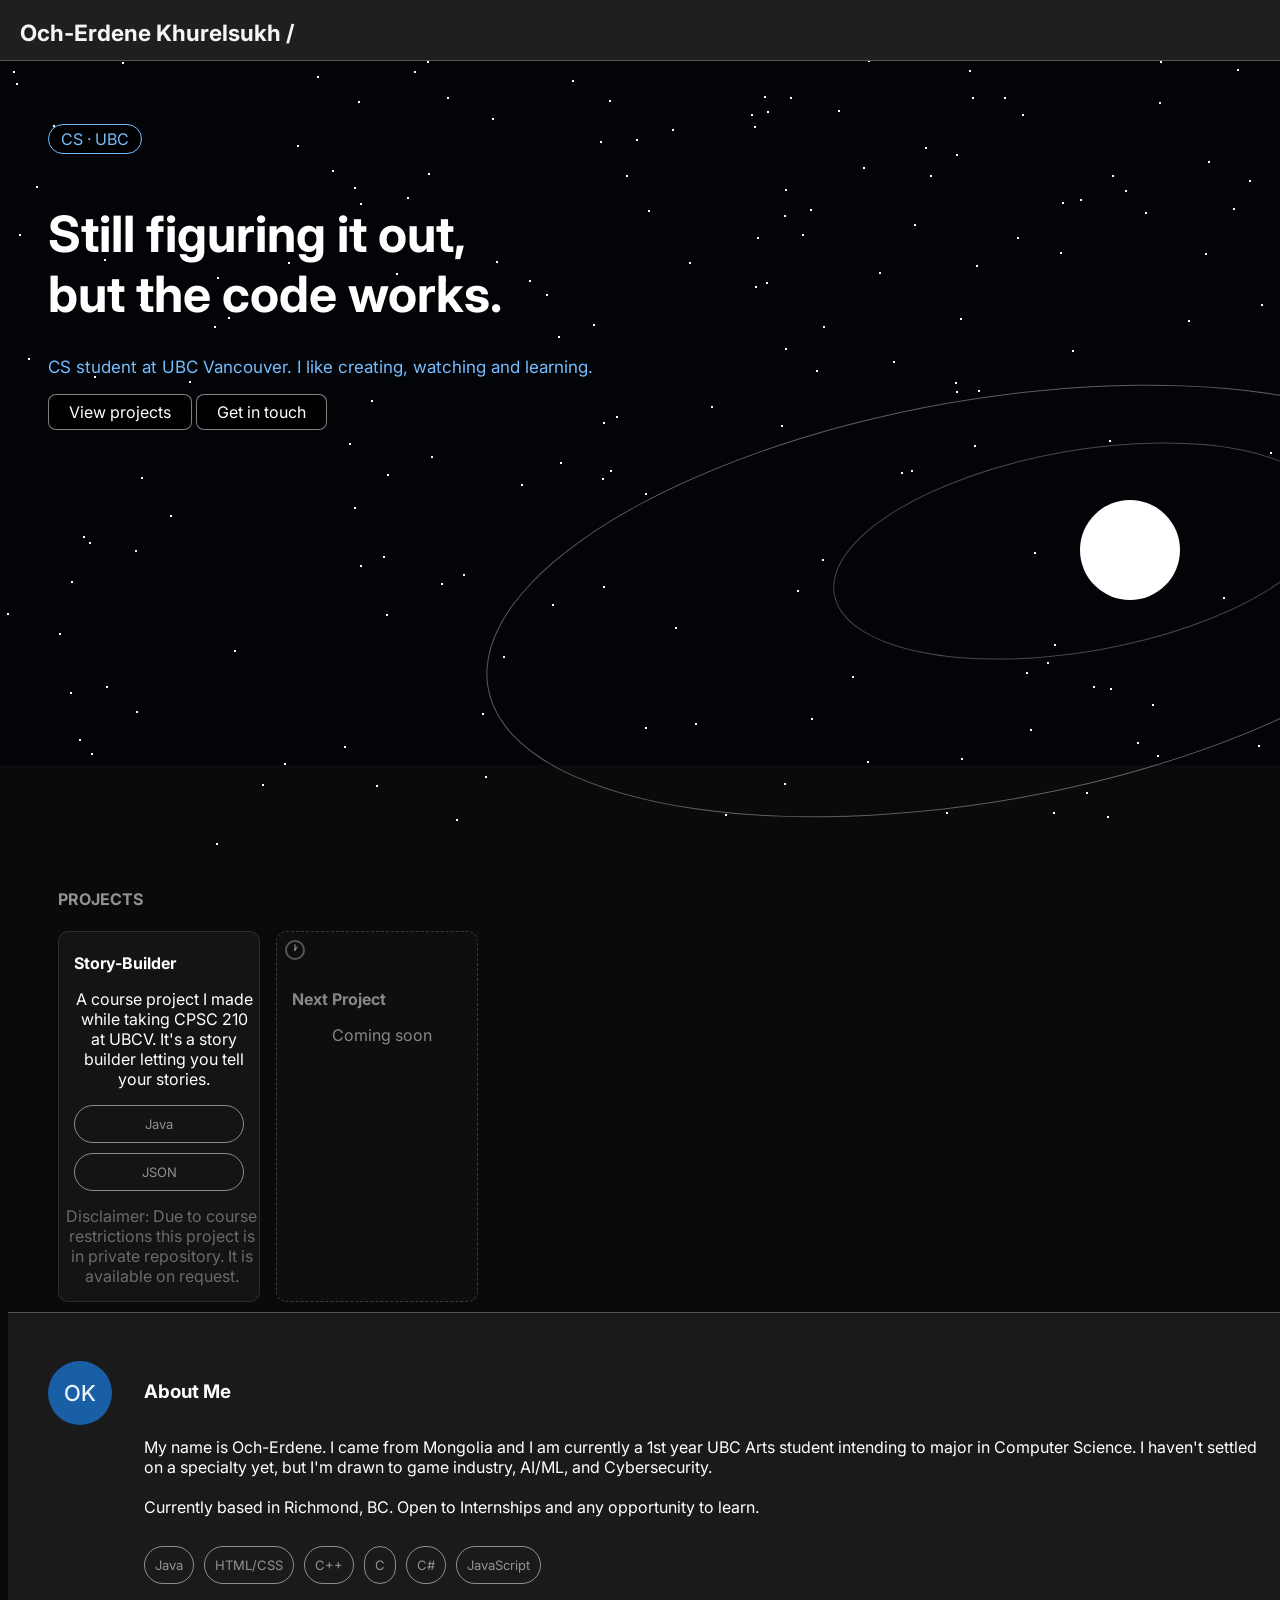
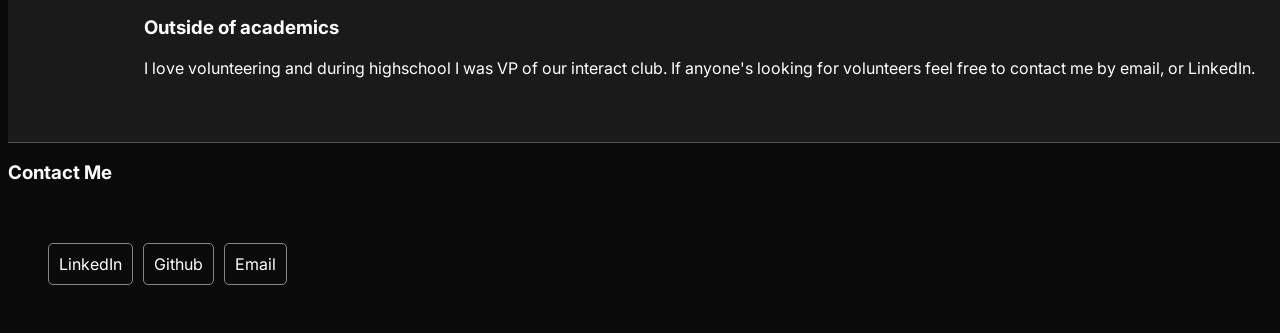
<file: index.html>
<html>    
    <head>
        <title>Och's Portfolio</title>

        <meta charset = "UTF-8">
        <meta name = "viewport" content="width = device-width, initial-scale = 1.0">
        <meta name = "description" content="Och's personal portfolio">
        
        <link rel = "stylesheet" href="css/style.css">
        <link rel = "icon" href = "favicon.ico">
        <link rel="preconnect" href="https://fonts.googleapis.com">
        <link rel="preconnect" href="https://fonts.gstatic.com" crossorigin>
        <link href="https://fonts.googleapis.com/css2?family=Inter:wght@400;500;600;700&display=swap" rel="stylesheet">
    </head>

    <body>
        <!-- Home -->
        <div style="width: 100%; height: 850px;">
            <!-- Stars in the background -->
            <div class="stars"></div>

            <div class = "sun">
                <div class = "ellipse"></div>
                <div class = "bigellipse"></div>
            </div>

            <!-- main content -->

            <div class = "bar">
                <h2 style="position: absolute; left: 20px; top: 0px;">Och-Erdene Khurelsukh /</h2>
            </div>
            
            <main class="content" id = "Home">

                <p class="cs">
                    CS · UBC
                </p>

                <h1 style="font-size: 50px;">
                    Still figuring it out,<br> 
                    but the code works.
                </h1>

                <p style="color: rgb(118, 189, 255); font-size: 17px;">
                    CS student at UBC Vancouver. I like creating, watching and learning.
                </p>

                <a href="#Projects">
                    View projects
                </a>
                <a href="#Contacts">
                    Get in touch
                </a>
            </main>
        </div>

        <!--Projects-->
        <div id="Projects" style="
            padding: 10px 50px;
            color: rgb(146, 146, 146);">
            <h4>PROJECTS</h4>
            <div class="projects-grid">
                <a class="project" href="https://github.com/OchErdene/Story-builder">
                    <h4>Story-Builder</h4>
                    <p>
                        A course project I made while taking CPSC 210 at UBCV. It's a story builder letting you tell your stories.
                    </p>
                    <div class="skills">
                        <p>Java</p>
                        <p>JSON</p>
                    </div>
                    <div class="disclaimer">
                        Disclaimer: Due to course restrictions this project is in private repository. It is available on request.
                    </div>
                </a>
                <div class="coming-soon-project">
                    <div style="
                        width: 36px; 
                        height: 36px; 
                        border-radius: 8px;
                        display: flex; 
                        align-items: center; 
                        justify-content: center;
                        color: rgba(255, 255, 255, 0.3);">
                        
                        <svg xmlns="http://www.w3.org/2000/svg" width="24" height="24" viewBox="0 0 24 24" fill="none" stroke="currentColor" stroke-width="2" stroke-linecap="round" stroke-linejoin="round" class="icon icon-tabler icons-tabler-outline icon-tabler-clock-hour-1">
                            <path stroke="none" d="M0 0h24v24H0z" fill="none" />
                            <path d="M3 12a9 9 0 1 0 18 0a9 9 0 1 0 -18 0" />
                            <path d="M12 7v5" />
                            <path d="M12 12l2 -3" />
                        </svg>
                    </div>
                    <h4>Next Project</h4>
                    <p style="color: rgba(255, 255, 255, 0.5);">
                        Coming soon
                    </p>
                </div>
            </div>
        </div>

        <!--About Me-->
        <div class="about-me">
            <div class="avatar">
                    OK
            </div>
            <div class="description">
                <h3>About Me</h3>
                <p> 
                    My name is Och-Erdene. 
                    I came from Mongolia and I am currently a 1st year UBC Arts student intending to major in Computer Science. 
                    I haven't settled on a specialty yet, but I'm drawn to game industry, AI/ML, and Cybersecurity. <br><br>
                    Currently based in Richmond, BC. Open to Internships and any opportunity to learn.
                </p>

                <div class="skills">
                    <p>Java</p>
                    <p>HTML/CSS</p>
                    <p>C++</p>
                    <p>C</p>
                    <p>C#</p>
                    <p>JavaScript</p>
                </div>
                <div class="outside">
                    <h3>Outside of academics</h3>
                    <p>
                        I love volunteering and during highschool I was VP of our interact club.
                        If anyone's looking for volunteers feel free to contact me by email, or LinkedIn.       
                    </p>
                </div>
            </div>
        </div>

        <!--Contact Info-->
        <div>
            <h3>Contact Me</h3>
            <div class="contacts" id="Contacts">
                <a href="https://linkedin.com/in/och-erdene"> LinkedIn</a>
                <a href="https://github.com/OchErdene"> Github</a>
                <a href="mailto:ocherdenekhurelsukh@gmail.com"> Email</a>
            </div>
        </div>

        <!-- Scripts -->
        <script src="js/functions.js"></script>

        <script>
            const style = document.createElement('style');
            style.innerHTML = `.stars::before { box-shadow: ${generateStars(300)}; }`;
            document.head.appendChild(style);
        </script>

    </body>

</html>
</file>
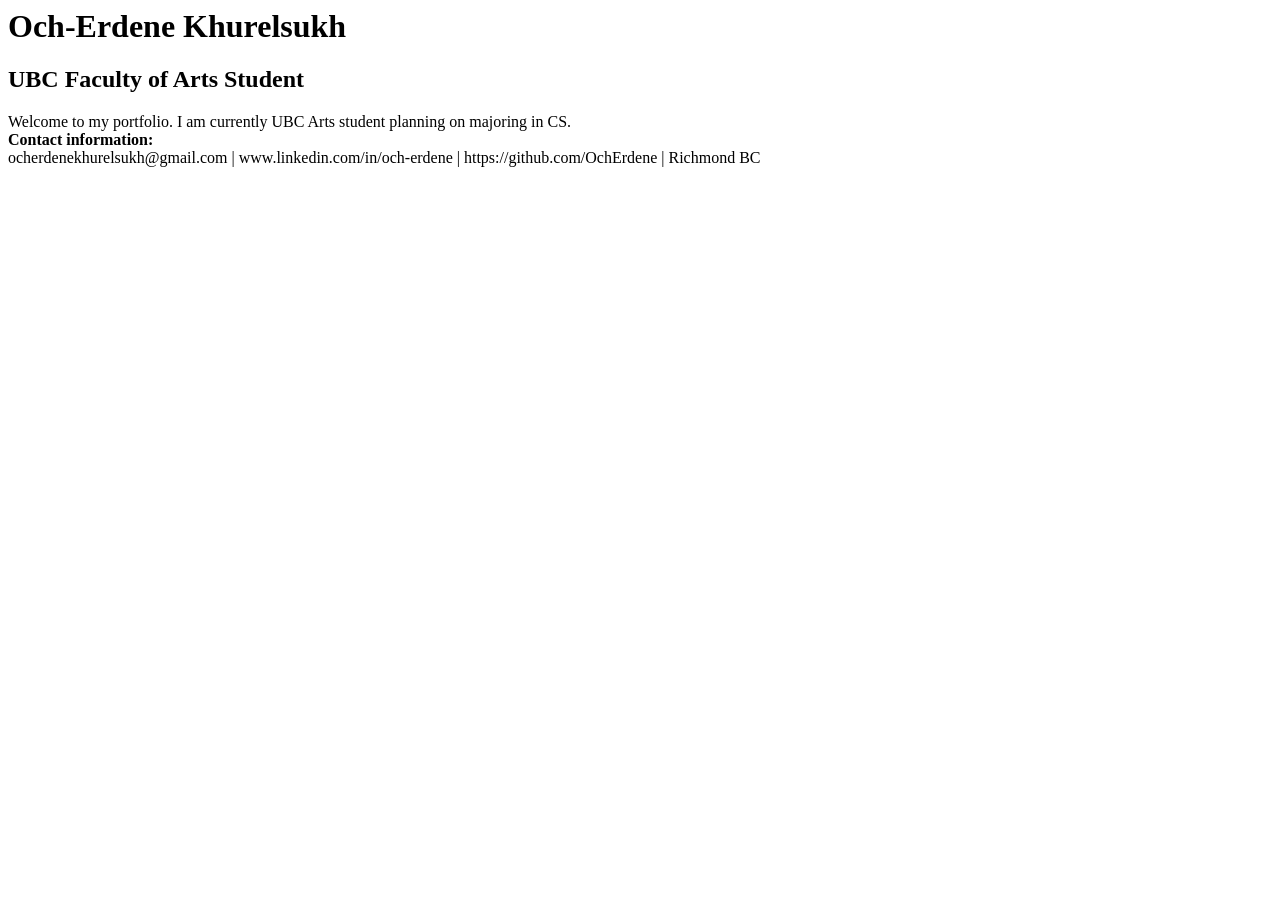
<file: main.html>
<html>    
    <head>
        <title>Och's Portfolio</title>

        <meta charset = "UTF-8">
        <meta name = "viewport" content="width = device-width, initial-scale = 1.0">
        <meta name = "describtion" content="Och's personal portfolio">
        
        <link rel = "css/style.css">
        <link rel = "icon" href = "favicon.ico">
        <link rel = "preconnect" href = "https://fonts.googleapis.com">
    </head>

    <body>
        <h1>Och-Erdene Khurelsukh</h1>
        <h2>UBC Faculty of Arts Student</h2>

        <p>
            Welcome to my portfolio. I am currently UBC Arts student planning on majoring in CS.<br>
            <b>Contact information:</b><br>
            ocherdenekhurelsukh@gmail.com | www.linkedin.com/in/och-erdene | https://github.com/OchErdene | Richmond BC<br>
        </p>
    </body>

</html>
</file>
<file: css/style.css>
body {
    background-color: #0a0a0a;
    overflow-x: hidden;
    font-family: 'Inter', sans-serif;
    color: white;
}

.cs {
    display: inline-block; 
    border: 1px solid rgb(118, 189, 255); 
    border-radius: 999px; 
    color: rgb(118, 189, 255);
    padding: 4px 12px;
    background: black;
}

.bar {
    position: absolute;
    top: 0;
    left: 0;
    width: 100%; 
    height: 60px;
    color: whitesmoke;
    font-size: 15px;
    background: #1f1f1f;
    border: none;
    border-bottom: 1px solid rgba(255, 255, 255, 0.25);
}

.bar a {
    text-decoration: none;
    color:white;
}

.subbar {
    position: absolute;
    display: flex;
    right: 0; 
    text-decoration: none; 
    top: 20px;
    width: 300px;
    justify-content: space-evenly;
}

.content {
    margin-left: 20px;
    padding: 100px 20px 20px 20px;
    flex-grow: 1;
    color: white;
}

.content a {
    text-decoration: none;
    color: white;
    border: 1px solid rgba(255, 255, 255, 0.5);
    border-radius: 8px;
    padding: 7px 20px;
    display: inline-block;
    background: black;
}

.content a:hover {
    background: #1f1f1f;
}

.coming-soon-project {
    color: rgba(255, 255, 255, 0.5);
    border: 1px dashed rgba(112, 112, 112, 0.466);
    height: auto;
    width: 200px;
    border-radius: 10px;
    background: rgba(20, 20, 20, 0.459);
}

.coming-soon-project h4 {
    padding-left: 15px;
    margin-bottom: 10px;
}

.coming-soon-project p {
    padding-left: 15px;
    text-align: center;
    width: 180px;
}

.projects-grid {
    display: flex;
    flex-wrap: wrap;
    gap: 16px;
}

.project {
    text-decoration: none;
    color: white;
    border: 1px solid rgba(112, 112, 112, 0.267);
    height: auto;
    width: 200px;
    border-radius: 10px;
    background: rgb(20, 20, 20);
    transition: width 0.5s ease, height 0.5s ease, background 0.1s ease-out;
}

.project .skills {
    padding: 0 15px;
    margin-top: auto;
    margin-bottom: 15px;
}

.project .skills p {
    margin: 0;
}

.project p {
    padding-left: 15px;
    text-align: center;
    width: 180px;
}

.project h4 {
    padding-left: 15px;
    margin-bottom: 10px;
}

.project:hover {
    height: auto;
    width: 210px;
    background: #020408;
}

.disclaimer {
    color: #b8b8b886;
    padding-left: 5px;
    padding-bottom: 15px;
    text-align: center;
}

.stars {
    position: absolute;
    top: 0;
    left: 0;
    width: 100%;
    min-height: 85vh;
    background: #020408;
    z-index: -1;
}

.stars::before {
    content: '';
    position: absolute;
    top: 0;
    left: 0;
    width: 2px;
    height: 2px;
    animation: twinkle 5s ease-in-out infinite alternate;
}

.sun {
    position: absolute;
    top: 500px;
    right: 100px;
    width: 100px; 
    height: 100px; 
    border-radius:50%; 
    background: rgb(255, 255, 255);
}

.ellipse {
    position: absolute;
    border: 1px solid #b3b3b362;
    border-radius: 50%;
    top: -200px;
    left: -100px;
    rotate: 80deg;
    width: 200px; 
    height: 500px; 
    pointer-events: none;
}

.bigellipse {
    position: absolute;
    border: 1px solid #b3b3b380;
    border-radius: 50%;
    top: -400px;
    left: -300px;
    rotate: 80deg;
    width: 400px; 
    height: 1000px; 
    pointer-events: none;
}

@keyframes twinkle {
    from { opacity: 1;}
    to { opacity: 0.3; }
}

.about-me {
    display: flex;
    gap: 32px;
    align-items: flex-start;
    padding: 48px 40px;
    width: 99%;
    background: rgb(26, 26, 26);
    border-top: 1px solid rgba(141, 141, 141, 0.5);
    border-bottom: 1px solid rgba(141, 141, 141, 0.5);
}

.avatar{
    width: 64px;
    height: 64px;
    border-radius: 50%;
    background: #185FA5;
    display: flex;
    align-items: center;
    justify-content: center;
    font-size: 22px;
    font-weight: 500;
    color: #E6F1FB;
    flex-shrink: 0;
}

.description {
    display: flex;
    flex-direction: column;
}
.description p {
    padding-right: 20px;
}

.skills {
    display: flex;
    flex-wrap: wrap;
    gap: 10px;
    color: #ffffff86;
    font-size: small;
}

.skills p {
    border: 1px solid rgba(255, 255, 255, 0.5);
    padding: 10px;
    border-radius: 999px;
}

.contacts {
    padding: 40px;
    gap: 10px;
    display: flex;
}

.contacts a {
    border: 1px solid rgba(255, 255, 255, 0.5);
    border-radius: 5px;
    padding: 10px;
    text-decoration: none;
    color: white;
    transition: color 0.2s ease, background 0.2s ease;
}

.contacts a:hover {
    border: 1px solid rgba(255, 255, 255, 0.5);
    border-radius: 5px;
    padding: 10px;
    text-decoration: none;
    color: rgb(0, 0, 0);
    background: white;
}
</file>
